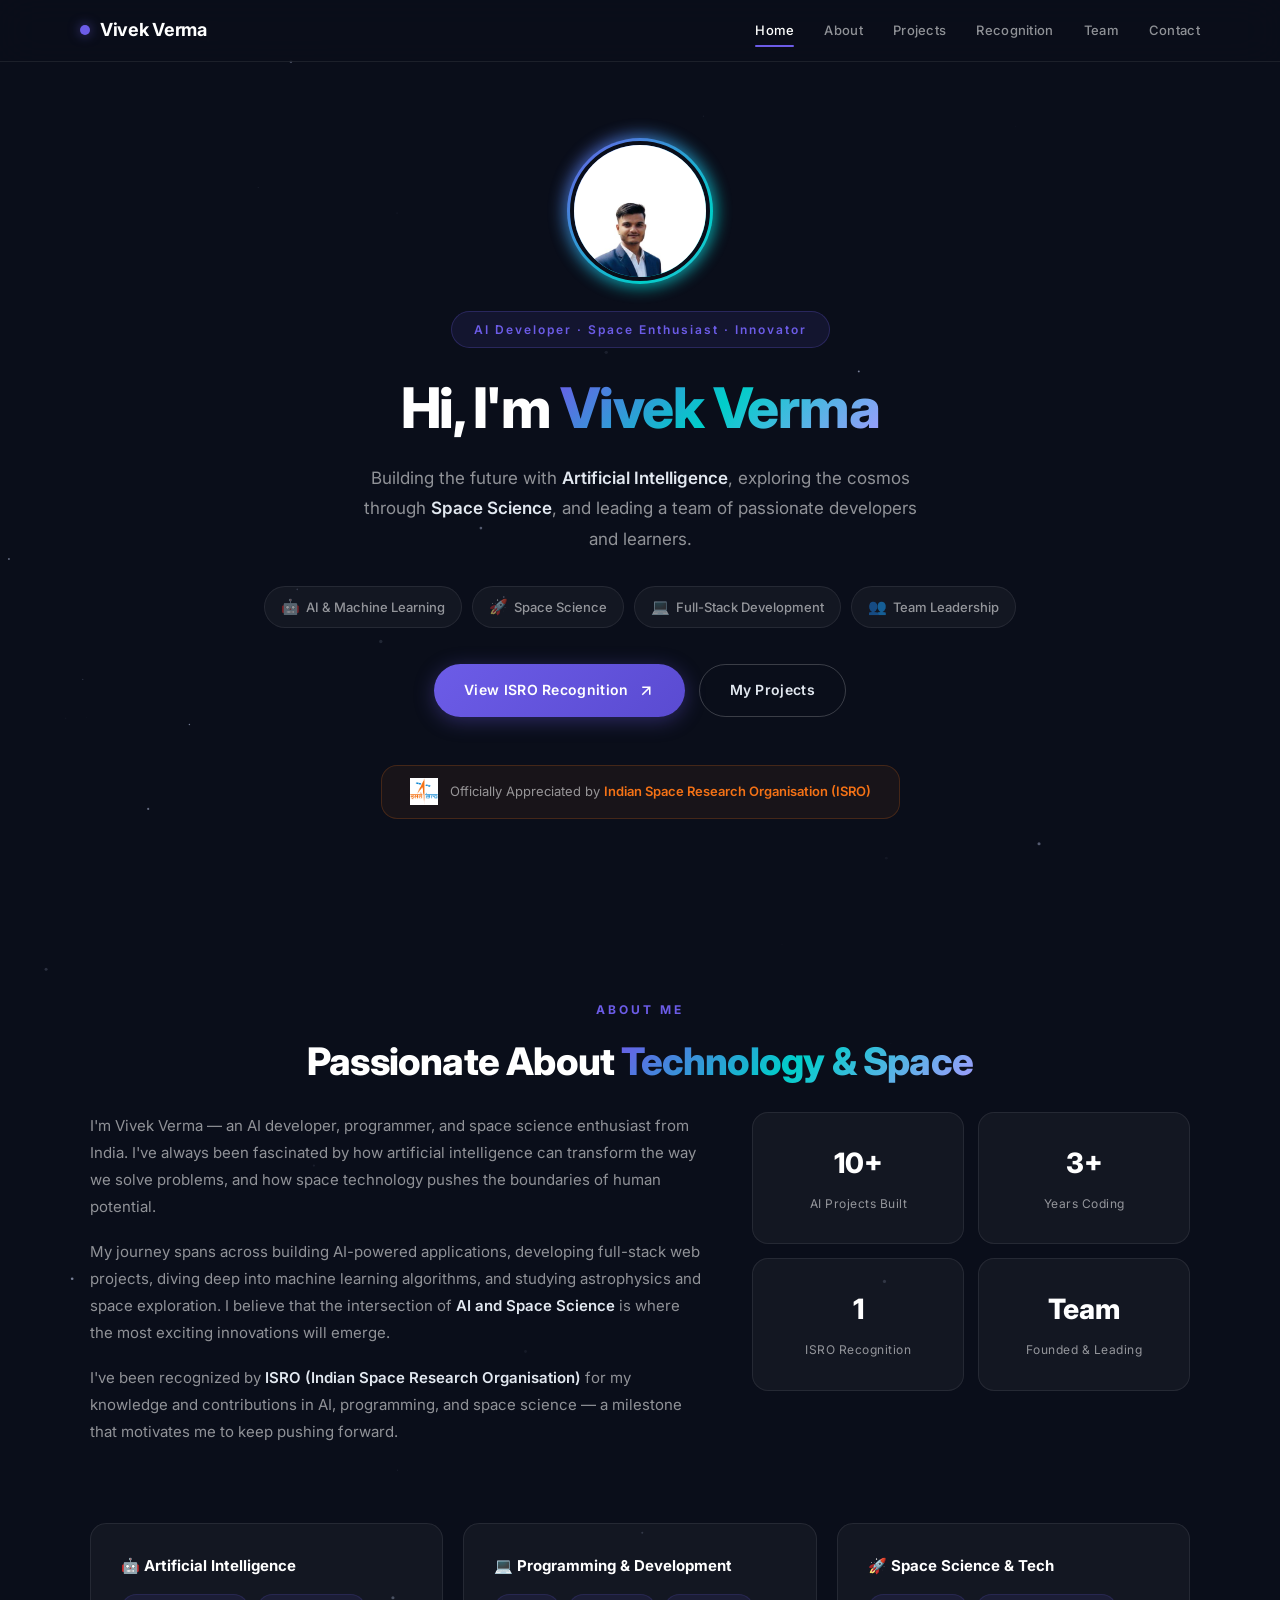
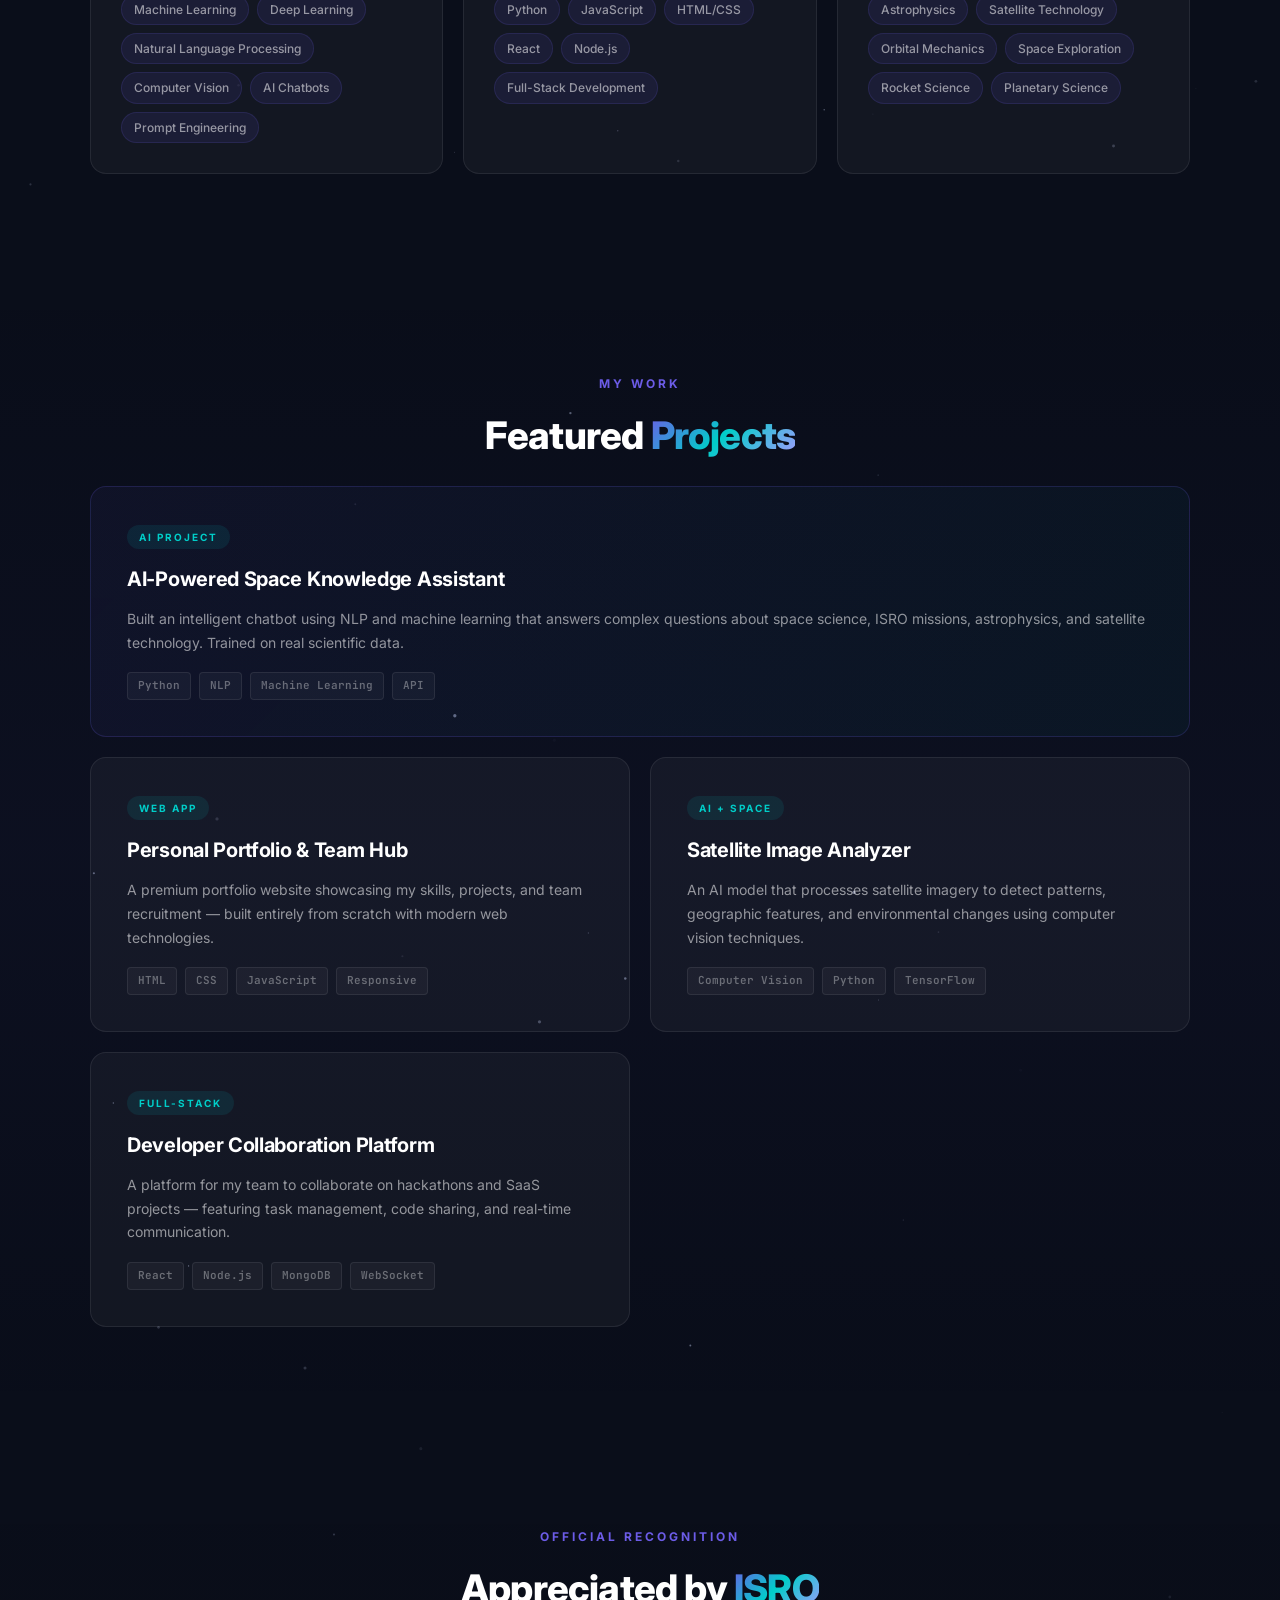
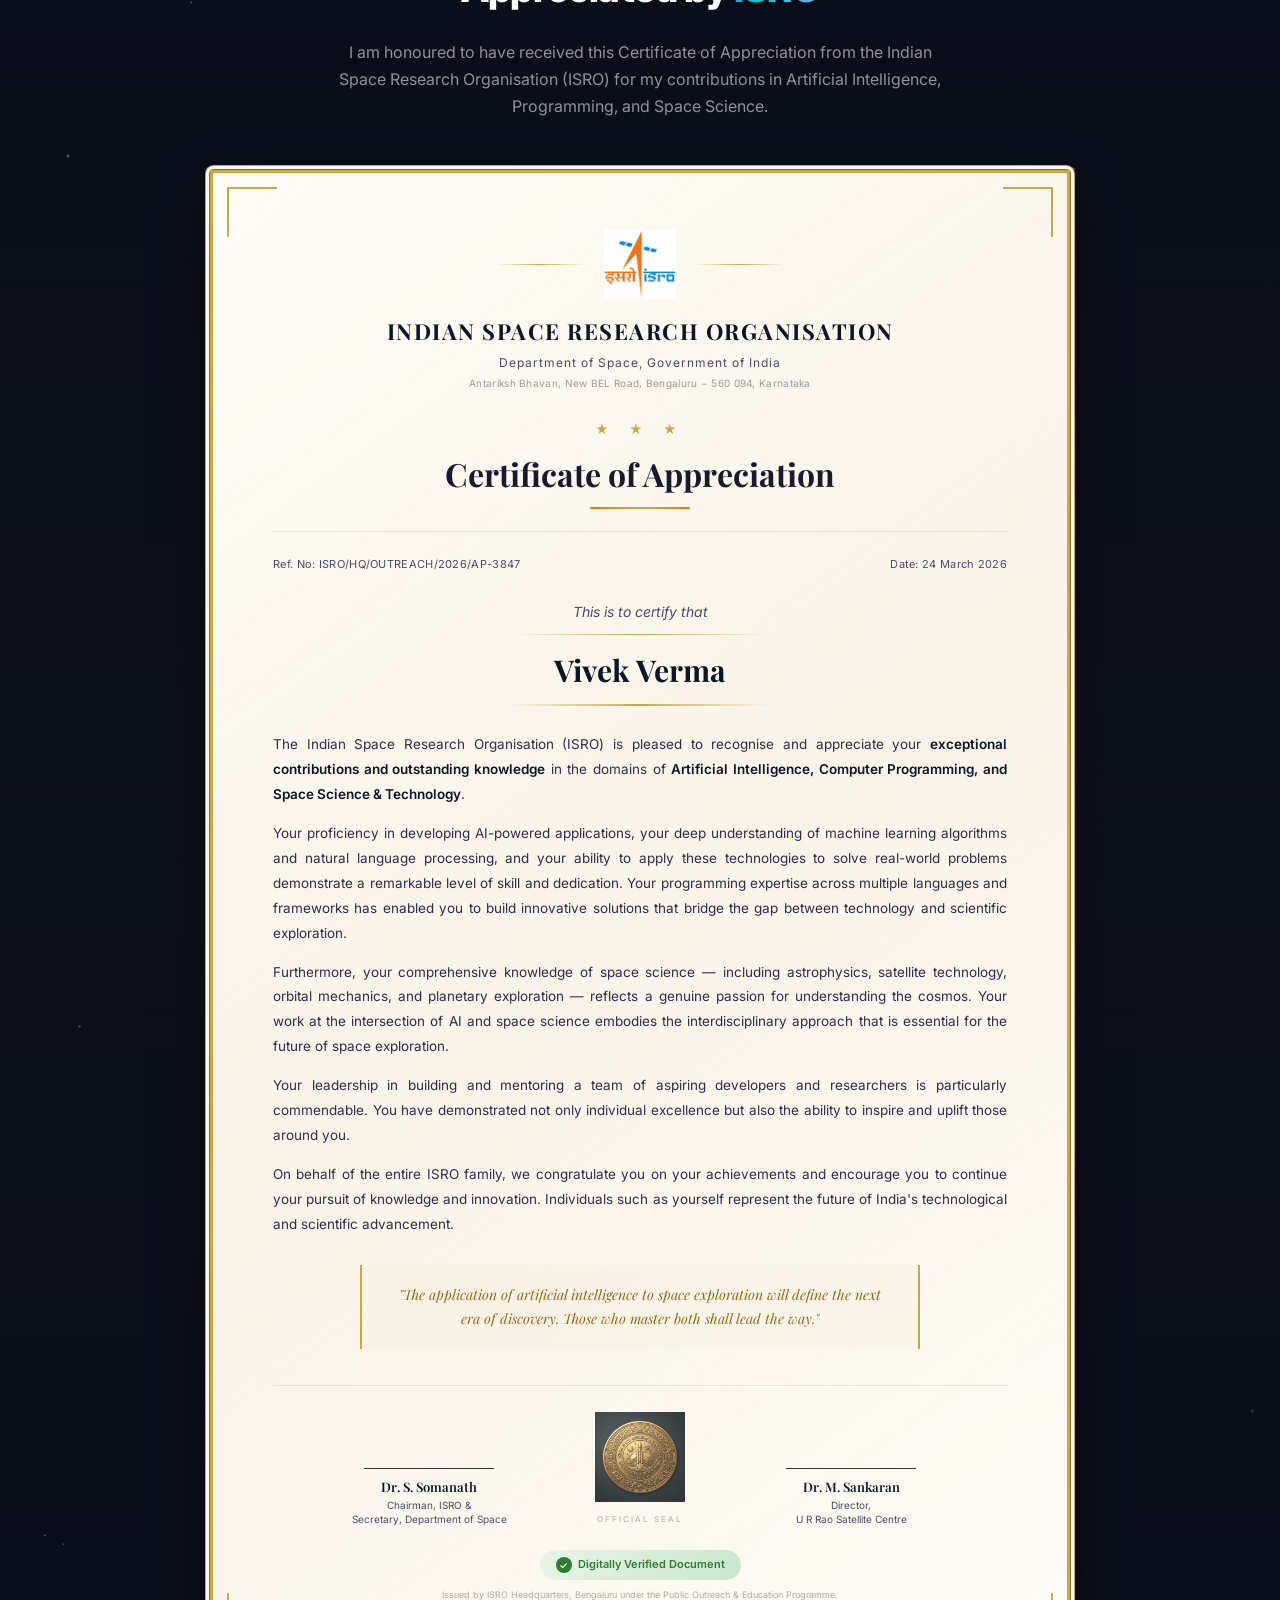
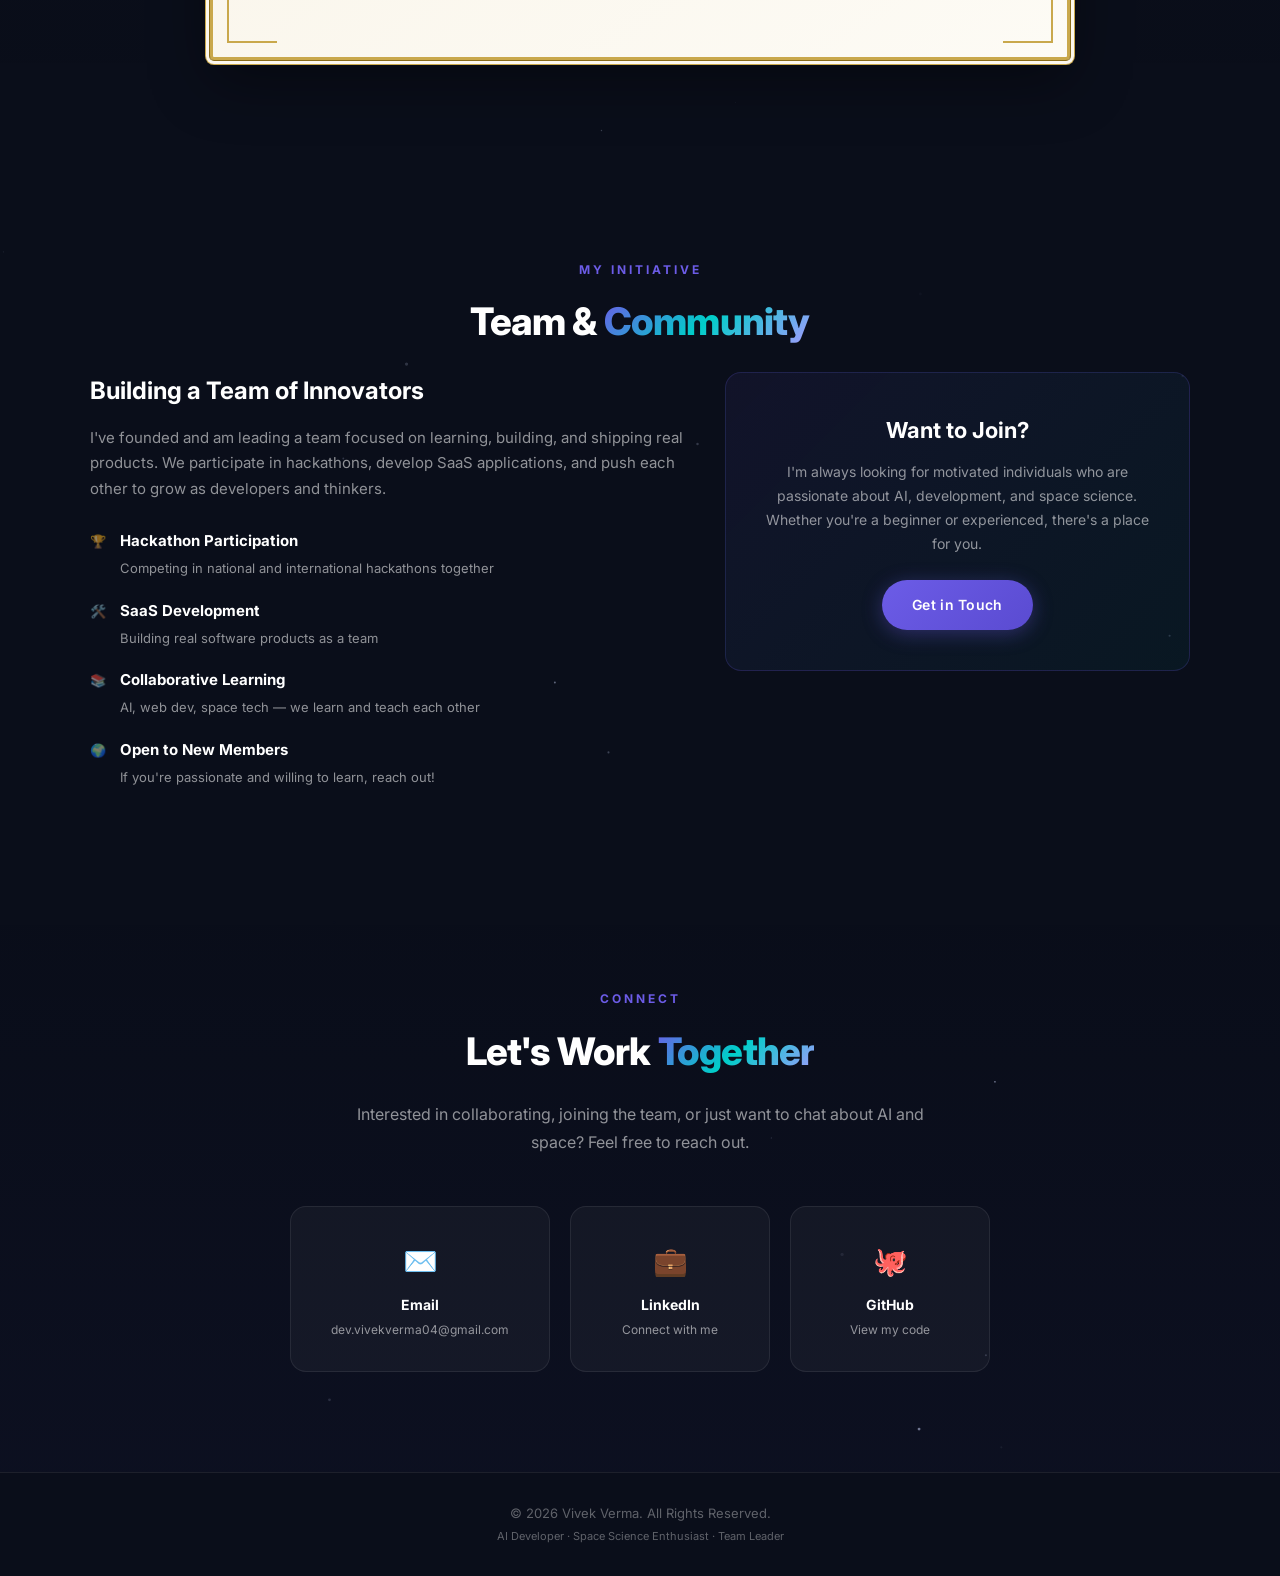
<file: index.html>
<!DOCTYPE html>
<html lang="en">

<head>
    <meta charset="UTF-8">
    <meta name="viewport" content="width=device-width, initial-scale=1.0">
    <title>Vivek Verma — AI Developer, Space Science Enthusiast & Innovator</title>
    <meta name="description"
        content="Portfolio of Vivek Verma — AI developer, space science enthusiast, and team leader. Appreciated by ISRO for contributions to AI, programming, and space science.">
    <link rel="icon" type="image/png" href="assets/download.png">
    <link
        href="https://fonts.googleapis.com/css2?family=Inter:wght@300;400;500;600;700;800;900&family=Playfair+Display:wght@400;600;700;800&family=JetBrains+Mono:wght@400;500&display=swap"
        rel="stylesheet">
    <link rel="stylesheet" href="styles.css">
</head>

<body>
    <!-- Ambient Background -->
    <canvas id="particles"></canvas>

    <!-- Navigation -->
    <nav class="navbar" id="navbar">
        <div class="nav-inner">
            <a href="#" class="nav-brand">
                <span class="brand-dot"></span>
                <span class="brand-name">Vivek Verma</span>
            </a>
            <div class="nav-links">
                <a href="#home" class="nav-link active">Home</a>
                <a href="#about" class="nav-link">About</a>
                <a href="#projects" class="nav-link">Projects</a>
                <a href="#recognition" class="nav-link">Recognition</a>
                <a href="#team" class="nav-link">Team</a>
                <a href="#contact" class="nav-link">Contact</a>
            </div>
            <button class="nav-toggle" id="navToggle" aria-label="Menu">
                <span></span><span></span><span></span>
            </button>
        </div>
    </nav>

    <!-- ========== HERO ========== -->
    <section class="hero" id="home">
        <div class="hero-content">
            <div class="hero-profile-wrapper">
                <div class="profile-glow"></div>
                <img src="assets/profile.jpg" alt="Vivek Verma" class="hero-profile-img">
            </div>
            <div class="hero-badge">AI Developer · Space Enthusiast · Innovator</div>
            <h1 class="hero-title">
                Hi, I'm <span class="gradient-text">Vivek Verma</span>
            </h1>
            <p class="hero-subtitle">
                Building the future with <strong>Artificial Intelligence</strong>, exploring the cosmos through
                <strong>Space Science</strong>, and leading a team of passionate developers and learners.
            </p>
            <div class="hero-highlights">
                <div class="highlight-chip">
                    <span class="chip-icon">🤖</span> AI & Machine Learning
                </div>
                <div class="highlight-chip">
                    <span class="chip-icon">🚀</span> Space Science
                </div>
                <div class="highlight-chip">
                    <span class="chip-icon">💻</span> Full-Stack Development
                </div>
                <div class="highlight-chip">
                    <span class="chip-icon">👥</span> Team Leadership
                </div>
            </div>
            <div class="hero-actions">
                <a href="#recognition" class="btn btn-primary">
                    View ISRO Recognition
                    <svg xmlns="http://www.w3.org/2000/svg" width="18" height="18" viewBox="0 0 24 24" fill="none"
                        stroke="currentColor" stroke-width="2">
                        <path d="M7 17l9.2-9.2M17 17V7H7" />
                    </svg>
                </a>
                <a href="#projects" class="btn btn-outline">My Projects</a>
            </div>
            <div class="hero-recognition-strip">
                <img src="assets/download.png" alt="ISRO" class="strip-logo">
                <span>Officially Appreciated by <strong>Indian Space Research Organisation (ISRO)</strong></span>
            </div>
        </div>
    </section>

    <!-- ========== ABOUT ========== -->
    <section class="section about-section" id="about">
        <div class="container">
            <div class="section-label">About Me</div>
            <h2 class="section-title">Passionate About <span class="gradient-text">Technology & Space</span></h2>

            <div class="about-content">
                <div class="about-text">
                    <p>
                        I'm Vivek Verma — an AI developer, programmer, and space science enthusiast from India. I've
                        always been fascinated by how artificial intelligence can transform the way we solve problems,
                        and how space technology pushes the boundaries of human potential.
                    </p>
                    <p>
                        My journey spans across building AI-powered applications, developing full-stack web projects,
                        diving deep into machine learning algorithms, and studying astrophysics and space exploration. I
                        believe that the intersection of <strong>AI and Space Science</strong> is where the most
                        exciting innovations will emerge.
                    </p>
                    <p>
                        I've been recognized by <strong>ISRO (Indian Space Research Organisation)</strong> for my
                        knowledge and contributions in AI, programming, and space science — a milestone that motivates
                        me to keep pushing forward.
                    </p>
                </div>
                <div class="about-stats">
                    <div class="stat-card">
                        <span class="stat-value">10+</span>
                        <span class="stat-label">AI Projects Built</span>
                    </div>
                    <div class="stat-card">
                        <span class="stat-value">3+</span>
                        <span class="stat-label">Years Coding</span>
                    </div>
                    <div class="stat-card">
                        <span class="stat-value">1</span>
                        <span class="stat-label">ISRO Recognition</span>
                    </div>
                    <div class="stat-card">
                        <span class="stat-value">Team</span>
                        <span class="stat-label">Founded & Leading</span>
                    </div>
                </div>
            </div>

            <div class="skills-grid">
                <div class="skill-category">
                    <h3>🤖 Artificial Intelligence</h3>
                    <div class="skill-tags">
                        <span>Machine Learning</span>
                        <span>Deep Learning</span>
                        <span>Natural Language Processing</span>
                        <span>Computer Vision</span>
                        <span>AI Chatbots</span>
                        <span>Prompt Engineering</span>
                    </div>
                </div>
                <div class="skill-category">
                    <h3>💻 Programming & Development</h3>
                    <div class="skill-tags">
                        <span>Python</span>
                        <span>JavaScript</span>
                        <span>HTML/CSS</span>
                        <span>React</span>
                        <span>Node.js</span>
                        <span>Full-Stack Development</span>
                    </div>
                </div>
                <div class="skill-category">
                    <h3>🚀 Space Science & Tech</h3>
                    <div class="skill-tags">
                        <span>Astrophysics</span>
                        <span>Satellite Technology</span>
                        <span>Orbital Mechanics</span>
                        <span>Space Exploration</span>
                        <span>Rocket Science</span>
                        <span>Planetary Science</span>
                    </div>
                </div>
            </div>
        </div>
    </section>

    <!-- ========== PROJECTS ========== -->
    <section class="section projects-section" id="projects">
        <div class="container">
            <div class="section-label">My Work</div>
            <h2 class="section-title">Featured <span class="gradient-text">Projects</span></h2>

            <div class="projects-grid">
                <div class="project-card featured">
                    <div class="project-tag">AI PROJECT</div>
                    <h3>AI-Powered Space Knowledge Assistant</h3>
                    <p>Built an intelligent chatbot using NLP and machine learning that answers complex questions about
                        space science, ISRO missions, astrophysics, and satellite technology. Trained on real scientific
                        data.</p>
                    <div class="project-tech">
                        <span>Python</span><span>NLP</span><span>Machine Learning</span><span>API</span>
                    </div>
                </div>
                <div class="project-card">
                    <div class="project-tag">WEB APP</div>
                    <h3>Personal Portfolio & Team Hub</h3>
                    <p>A premium portfolio website showcasing my skills, projects, and team recruitment — built entirely
                        from scratch with modern web technologies.</p>
                    <div class="project-tech">
                        <span>HTML</span><span>CSS</span><span>JavaScript</span><span>Responsive</span>
                    </div>
                </div>
                <div class="project-card">
                    <div class="project-tag">AI + SPACE</div>
                    <h3>Satellite Image Analyzer</h3>
                    <p>An AI model that processes satellite imagery to detect patterns, geographic features, and
                        environmental changes using computer vision techniques.</p>
                    <div class="project-tech">
                        <span>Computer Vision</span><span>Python</span><span>TensorFlow</span>
                    </div>
                </div>
                <div class="project-card">
                    <div class="project-tag">FULL-STACK</div>
                    <h3>Developer Collaboration Platform</h3>
                    <p>A platform for my team to collaborate on hackathons and SaaS projects — featuring task
                        management, code sharing, and real-time communication.</p>
                    <div class="project-tech">
                        <span>React</span><span>Node.js</span><span>MongoDB</span><span>WebSocket</span>
                    </div>
                </div>
            </div>
        </div>
    </section>

    <!-- ========== ISRO RECOGNITION (CERTIFICATE) ========== -->
    <section class="section recognition-section" id="recognition">
        <div class="container">
            <div class="section-label">Official Recognition</div>
            <h2 class="section-title">Appreciated by <span class="gradient-text">ISRO</span></h2>
            <p class="section-desc">I am honoured to have received this Certificate of Appreciation from the Indian
                Space Research Organisation (ISRO) for my contributions in Artificial Intelligence, Programming, and
                Space Science.</p>

            <div class="certificate-wrapper">
                <div class="certificate">
                    <!-- Corner ornaments -->
                    <div class="corner corner-tl"></div>
                    <div class="corner corner-tr"></div>
                    <div class="corner corner-bl"></div>
                    <div class="corner corner-br"></div>

                    <!-- Header -->
                    <div class="cert-header">
                        <div class="cert-logo-row">
                            <div class="cert-line"></div>
                            <img src="assets/download.png" alt="ISRO Logo" class="cert-logo">
                            <div class="cert-line"></div>
                        </div>
                        <h2 class="cert-org">Indian Space Research Organisation</h2>
                        <p class="cert-dept">Department of Space, Government of India</p>
                        <p class="cert-addr">Antariksh Bhavan, New BEL Road, Bengaluru − 560 094, Karnataka</p>
                    </div>

                    <!-- Title -->
                    <div class="cert-title-block">
                        <div class="cert-stars">★ ★ ★</div>
                        <h1 class="cert-title">Certificate of Appreciation</h1>
                        <div class="cert-title-line"></div>
                    </div>

                    <div class="cert-meta">
                        <span>Ref. No: ISRO/HQ/OUTREACH/2026/AP-3847</span>
                        <span>Date: 24 March 2026</span>
                    </div>

                    <!-- Body -->
                    <div class="cert-body">
                        <p class="cert-intro">This is to certify that</p>
                        <div class="cert-name-box">
                            <p class="cert-name">Vivek Verma</p>
                        </div>

                        <div class="cert-text">
                            <p>
                                The Indian Space Research Organisation (ISRO) is pleased to recognise and appreciate
                                your <strong>exceptional contributions and outstanding knowledge</strong> in the domains
                                of <strong>Artificial Intelligence, Computer Programming, and Space Science &
                                    Technology</strong>.
                            </p>
                            <p>
                                Your proficiency in developing AI-powered applications, your deep understanding of
                                machine learning algorithms and natural language processing, and your ability to apply
                                these technologies to solve real-world problems demonstrate a remarkable level of skill
                                and dedication. Your programming expertise across multiple languages and frameworks has
                                enabled you to build innovative solutions that bridge the gap between technology and
                                scientific exploration.
                            </p>
                            <p>
                                Furthermore, your comprehensive knowledge of space science — including astrophysics,
                                satellite technology, orbital mechanics, and planetary exploration — reflects a genuine
                                passion for understanding the cosmos. Your work at the intersection of AI and space
                                science embodies the interdisciplinary approach that is essential for the future of
                                space exploration.
                            </p>
                            <p>
                                Your leadership in building and mentoring a team of aspiring developers and researchers
                                is particularly commendable. You have demonstrated not only individual excellence but
                                also the ability to inspire and uplift those around you.
                            </p>
                            <p>
                                On behalf of the entire ISRO family, we congratulate you on your achievements and
                                encourage you to continue your pursuit of knowledge and innovation. Individuals such as
                                yourself represent the future of India's technological and scientific advancement.
                            </p>
                        </div>

                        <div class="cert-quote">
                            <blockquote>"The application of artificial intelligence to space exploration will define the
                                next era of discovery. Those who master both shall lead the way."</blockquote>
                        </div>
                    </div>

                    <!-- Signatures -->
                    <div class="cert-footer">
                        <div class="cert-signatures">
                            <div class="cert-sig">
                                <div class="sig-line"></div>
                                <p class="sig-name">Dr. S. Somanath</p>
                                <p class="sig-role">Chairman, ISRO &</p>
                                <p class="sig-role">Secretary, Department of Space</p>
                            </div>
                            <div class="cert-seal-box">
                                <img src="assets/isro-seal.png" alt="ISRO Official Seal" class="cert-seal">
                                <span class="seal-text">Official Seal</span>
                            </div>
                            <div class="cert-sig">
                                <div class="sig-line"></div>
                                <p class="sig-name">Dr. M. Sankaran</p>
                                <p class="sig-role">Director,</p>
                                <p class="sig-role">U R Rao Satellite Centre</p>
                            </div>
                        </div>
                        <div class="cert-verify">
                            <div class="verify-badge">
                                <span class="verify-check">✓</span>
                                Digitally Verified Document
                            </div>
                            <p class="cert-note">Issued by ISRO Headquarters, Bengaluru under the Public Outreach &
                                Education Programme.</p>
                        </div>
                    </div>
                </div>
            </div>
        </div>
    </section>

    <!-- ========== TEAM ========== -->
    <section class="section team-section" id="team">
        <div class="container">
            <div class="section-label">My Initiative</div>
            <h2 class="section-title">Team & <span class="gradient-text">Community</span></h2>

            <div class="team-content">
                <div class="team-info">
                    <h3>Building a Team of Innovators</h3>
                    <p>
                        I've founded and am leading a team focused on learning, building, and shipping real products. We
                        participate in hackathons, develop SaaS applications, and push each other to grow as developers
                        and thinkers.
                    </p>
                    <ul class="team-highlights">
                        <li>
                            <span class="li-icon">🏆</span>
                            <div>
                                <strong>Hackathon Participation</strong>
                                <span>Competing in national and international hackathons together</span>
                            </div>
                        </li>
                        <li>
                            <span class="li-icon">🛠️</span>
                            <div>
                                <strong>SaaS Development</strong>
                                <span>Building real software products as a team</span>
                            </div>
                        </li>
                        <li>
                            <span class="li-icon">📚</span>
                            <div>
                                <strong>Collaborative Learning</strong>
                                <span>AI, web dev, space tech — we learn and teach each other</span>
                            </div>
                        </li>
                        <li>
                            <span class="li-icon">🌍</span>
                            <div>
                                <strong>Open to New Members</strong>
                                <span>If you're passionate and willing to learn, reach out!</span>
                            </div>
                        </li>
                    </ul>
                </div>
                <div class="team-cta-card">
                    <h3>Want to Join?</h3>
                    <p>I'm always looking for motivated individuals who are passionate about AI, development, and space
                        science. Whether you're a beginner or experienced, there's a place for you.</p>
                    <a href="#contact" class="btn btn-primary">Get in Touch</a>
                </div>
            </div>
        </div>
    </section>

    <!-- ========== CONTACT ========== -->
    <section class="section contact-section" id="contact">
        <div class="container">
            <div class="section-label">Connect</div>
            <h2 class="section-title">Let's Work <span class="gradient-text">Together</span></h2>
            <p class="section-desc">Interested in collaborating, joining the team, or just want to chat about AI and
                space? Feel free to reach out.</p>

            <div class="contact-cards">
                <a href="mailto:vivek@example.com" class="contact-card">
                    <span class="contact-icon">✉️</span>
                    <span class="contact-label">Email</span>
                    <span class="contact-value">dev.vivekverma04@gmail.com</span>
                </a>
                <a href="#" class="contact-card">
                    <span class="contact-icon">💼</span>
                    <span class="contact-label">LinkedIn</span>
                    <span class="contact-value">Connect with me</span>
                </a>
                <a href="#" class="contact-card">
                    <span class="contact-icon">🐙</span>
                    <span class="contact-label">GitHub</span>
                    <span class="contact-value">View my code</span>
                </a>
            </div>
        </div>
    </section>

    <!-- Footer -->
    <footer class="site-footer">
        <div class="footer-inner">
            <p>© 2026 Vivek Verma. All Rights Reserved.</p>
            <p class="footer-sub">AI Developer · Space Science Enthusiast · Team Leader</p>
        </div>
    </footer>

    <script src="script.js"></script>
</body>

</html>
</file>
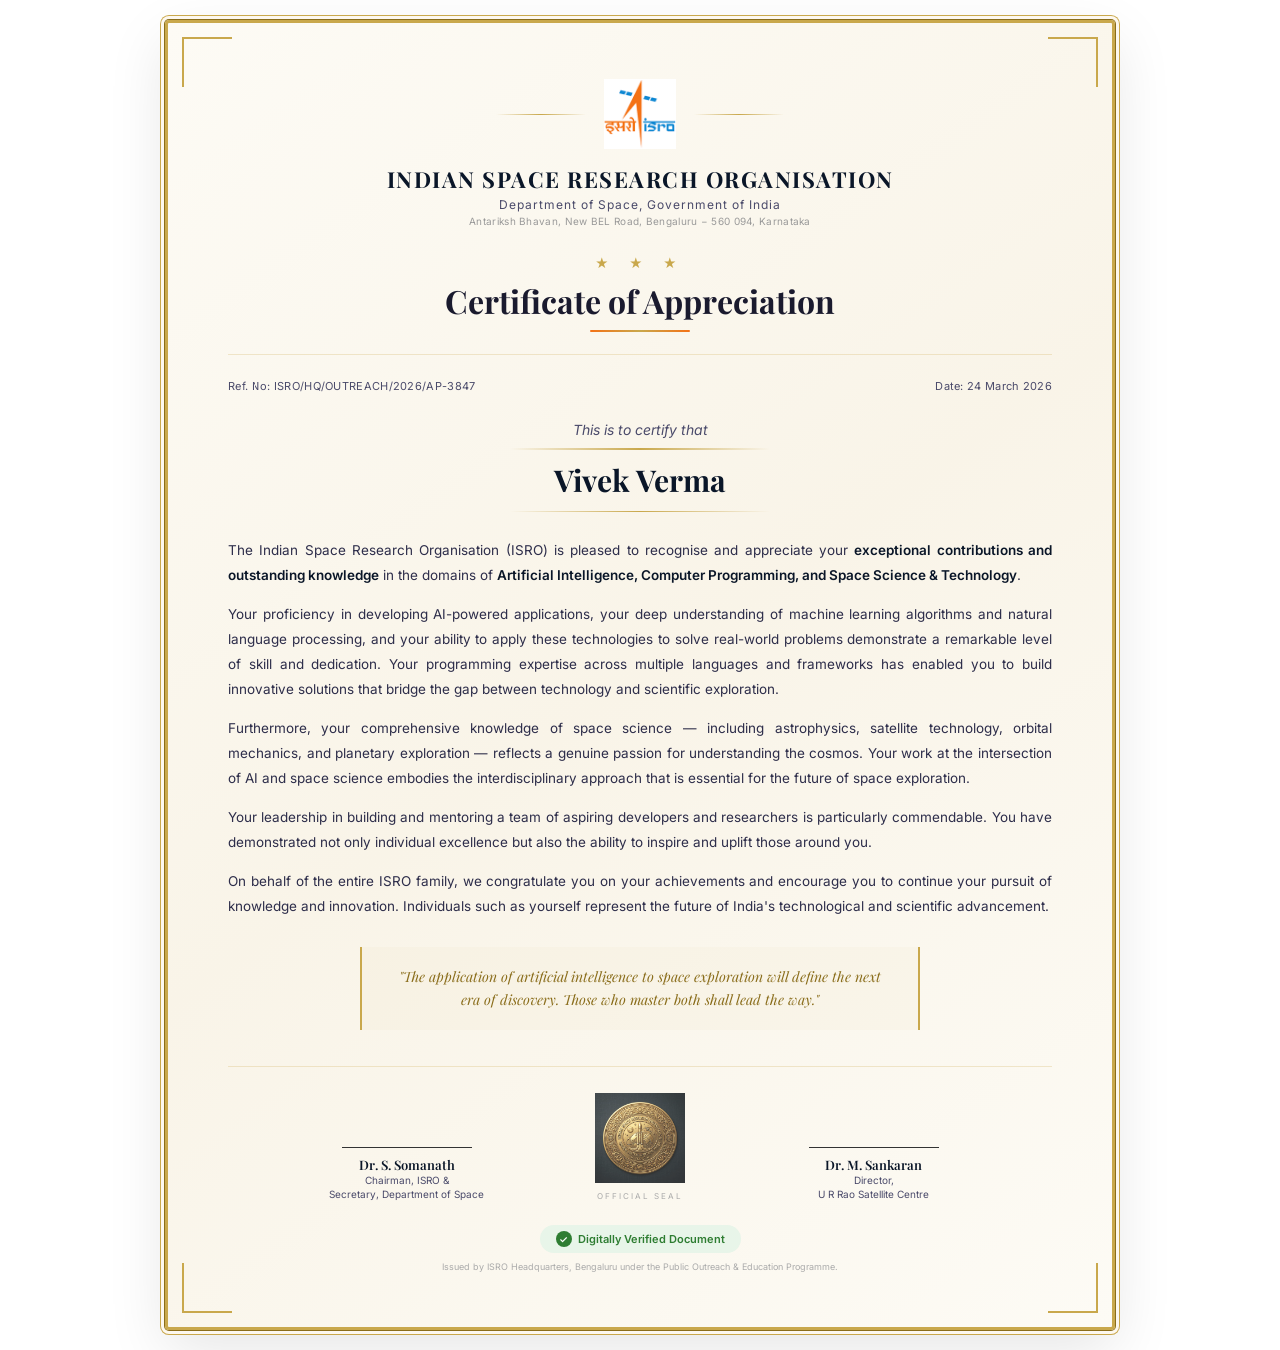
<file: Printable_ISRO_Certificate.html>
<!DOCTYPE html>
<html lang="en">
<head>
    <meta charset="UTF-8">
    <title>Certificate of Appreciation</title>
    <link href="https://fonts.googleapis.com/css2?family=Inter:wght@300;400;500;600;700;800;900&family=Playfair+Display:wght@400;600;700;800&family=JetBrains+Mono:wght@400;500&display=swap" rel="stylesheet">
    <style>
        *, *::before, *::after {
            margin: 0;
            padding: 0;
            box-sizing: border-box;
        }
        body {
            font-family: 'Inter', sans-serif;
            background: #ffffff;
            display: flex;
            align-items: center;
            justify-content: center;
            min-height: 100vh;
            padding: 20px;
        }
        
        :root {
            --gold: #c9a84c;
            --gold-light: #e8d48b;
            --gold-dark: #8a6d1b;
            --cert-bg: #fdfbf5;
            --cert-text: #1a1a2e;
            --cert-muted: #4a4a6a;
            --accent-warm: #F47216;
        }

        .certificate-wrapper {
            width: 100%;
            max-width: 950px;
            margin: 0 auto;
        }

        .certificate {
            position: relative;
            background: linear-gradient(145deg, #fdfbf5, #f9f4e8, #fdfbf5);
            border: 3px solid var(--gold);
            border-radius: 4px;
            padding: 55px 60px;
            box-shadow:
                0 0 0 1px var(--gold-dark),
                0 0 0 4px #fdf8ef,
                0 0 0 5px var(--gold),
                0 20px 60px rgba(0, 0, 0, 0.1);
            color: var(--cert-text);
        }

        /* Corners */
        .corner {
            position: absolute;
            width: 50px; height: 50px;
            border-color: var(--gold);
            border-style: solid;
            border-width: 0;
        }
        .corner-tl { top: 14px; left: 14px; border-top-width: 2px; border-left-width: 2px; }
        .corner-tr { top: 14px; right: 14px; border-top-width: 2px; border-right-width: 2px; }
        .corner-bl { bottom: 14px; left: 14px; border-bottom-width: 2px; border-left-width: 2px; }
        .corner-br { bottom: 14px; right: 14px; border-bottom-width: 2px; border-right-width: 2px; }

        /* Cert Header */
        .cert-header { text-align: center; margin-bottom: 28px; }

        .cert-logo-row {
            display: flex;
            align-items: center;
            justify-content: center;
            gap: 18px;
            margin-bottom: 14px;
        }

        .cert-line {
            width: 90px; height: 1px;
            background: linear-gradient(90deg, transparent, var(--gold), transparent);
        }

        .cert-logo {
            width: 72px; height: 72px;
            object-fit: contain;
        }

        .cert-org {
            font-family: 'Playfair Display', serif;
            font-size: 22px;
            font-weight: 700;
            color: #0a1628;
            letter-spacing: 1.5px;
            text-transform: uppercase;
        }

        .cert-dept {
            font-size: 12px;
            color: var(--cert-muted);
            letter-spacing: 1px;
            margin-top: 3px;
        }

        .cert-addr {
            font-size: 10px;
            color: #999;
            margin-top: 3px;
            letter-spacing: 0.3px;
        }

        /* Cert Title */
        .cert-title-block {
            text-align: center;
            margin-bottom: 24px;
            padding-bottom: 22px;
            border-bottom: 1px solid rgba(201, 168, 76, 0.25);
        }

        .cert-stars {
            color: var(--gold);
            font-size: 13px;
            letter-spacing: 8px;
            margin-bottom: 8px;
        }

        .cert-title {
            font-family: 'Playfair Display', serif;
            font-size: 32px;
            font-weight: 700;
            color: #1a1a2e;
            margin-bottom: 8px;
        }

        .cert-title-line {
            width: 100px; height: 2px;
            background: linear-gradient(90deg, var(--accent-warm), var(--gold), var(--accent-warm));
            margin: 0 auto;
            border-radius: 2px;
        }

        .cert-meta {
            display: flex;
            justify-content: space-between;
            margin-bottom: 28px;
        }

        .cert-meta span {
            font-size: 11px;
            color: var(--cert-muted);
            letter-spacing: 0.3px;
        }

        /* Cert Body */
        .cert-intro {
            text-align: center;
            font-size: 14px;
            color: var(--cert-muted);
            font-style: italic;
            margin-bottom: 10px;
        }

        .cert-name-box {
            text-align: center;
            padding: 12px;
            margin-bottom: 26px;
            position: relative;
        }

        .cert-name-box::before, .cert-name-box::after {
            content: '';
            position: absolute;
            left: 50%; transform: translateX(-50%);
            width: 260px; height: 1.5px;
            background: linear-gradient(90deg, transparent, var(--gold), transparent);
        }

        .cert-name-box::before { top: 0; }
        .cert-name-box::after { bottom: 0; }

        .cert-name {
            font-family: 'Playfair Display', serif;
            font-size: 30px;
            font-weight: 700;
            color: #0a1628;
        }

        .cert-text { text-align: justify; }

        .cert-text p {
            font-size: 13.5px;
            color: #2d2d4a;
            margin-bottom: 14px;
            line-height: 1.85;
        }

        .cert-text strong { color: #0a1628; font-weight: 600; }

        .cert-quote {
            text-align: center;
            margin: 28px 0;
        }

        .cert-quote blockquote {
            font-family: 'Playfair Display', serif;
            font-size: 14px;
            font-style: italic;
            color: var(--gold-dark);
            padding: 18px 36px;
            border-left: 2px solid var(--gold);
            border-right: 2px solid var(--gold);
            background: rgba(201, 168, 76, 0.04);
            display: inline-block;
            max-width: 560px;
            line-height: 1.7;
        }

        /* Cert Footer */
        .cert-footer {
            margin-top: 36px;
            padding-top: 26px;
            border-top: 1px solid rgba(201, 168, 76, 0.25);
            page-break-inside: avoid;
        }

        .cert-signatures {
            display: flex;
            justify-content: space-between;
            align-items: flex-end;
            margin-bottom: 24px;
        }

        .cert-sig { text-align: center; flex: 1; }

        .sig-line {
            width: 130px; height: 1px;
            background: #333;
            margin: 0 auto 8px;
        }

        .sig-name {
            font-family: 'Playfair Display', serif;
            font-size: 13px;
            font-weight: 600;
            color: #0a1628;
        }

        .sig-role {
            font-size: 10px;
            color: var(--cert-muted);
            line-height: 1.4;
        }

        .cert-seal-box {
            flex: 0 0 110px;
            text-align: center;
        }

        .cert-seal {
            width: 90px; height: 90px;
            object-fit: contain;
            opacity: 0.8;
        }

        .seal-text {
            display: block;
            font-size: 8px;
            color: #aaa;
            text-transform: uppercase;
            letter-spacing: 2px;
            margin-top: 4px;
        }

        .cert-verify { text-align: center; }

        .verify-badge {
            display: inline-flex;
            align-items: center;
            gap: 6px;
            padding: 6px 16px;
            background: #e8f5e9;
            border-radius: 16px;
            font-size: 11px;
            font-weight: 600;
            color: #2e7d32;
            margin-bottom: 8px;
        }

        .verify-check {
            width: 16px; height: 16px;
            background: #2e7d32;
            color: white;
            border-radius: 50%;
            display: inline-flex;
            align-items: center;
            justify-content: center;
            font-size: 10px;
        }

        .cert-note {
            font-size: 9px;
            color: #aaa;
        }
        
        @page {
            size: A4 landscape;
            margin: 0 !important;
        }
        @media print {
            * {
                page-break-after: avoid !important;
                page-break-before: avoid !important;
                page-break-inside: avoid !important;
                -webkit-print-color-adjust: exact !important;
                print-color-adjust: exact !important;
            }
            html, body {
                width: 100vw !important;
                height: 100vh !important;
                margin: 0 !important;
                padding: 0 !important;
                overflow: hidden !important;
                background: white !important;
            }
            .certificate-wrapper {
                position: fixed !important;
                top: 0 !important;
                left: 0 !important;
                width: 100vw !important;
                height: 100vh !important;
                display: flex !important;
                align-items: center !important;
                justify-content: center !important;
                margin: 0 !important;
                padding: 0 !important;
            }
            .certificate { 
                box-shadow: none !important; 
                padding: 30px 40px !important; 
                margin: 0 !important; 
                border: 3px solid var(--gold-dark) !important; 
                transform: scale(0.65) !important;
                transform-origin: center center !important;
            }
        }
    </style>
</head>
<body>
    <div class="certificate-wrapper">
        <div class="certificate">
            <!-- Corner ornaments -->
            <div class="corner corner-tl"></div>
            <div class="corner corner-tr"></div>
            <div class="corner corner-bl"></div>
            <div class="corner corner-br"></div>

            <!-- Header -->
            <div class="cert-header">
                <div class="cert-logo-row">
                    <div class="cert-line"></div>
                    <img src="assets/download.png" alt="ISRO Logo" class="cert-logo">
                    <div class="cert-line"></div>
                </div>
                <h2 class="cert-org">Indian Space Research Organisation</h2>
                <p class="cert-dept">Department of Space, Government of India</p>
                <p class="cert-addr">Antariksh Bhavan, New BEL Road, Bengaluru − 560 094, Karnataka</p>
            </div>

            <!-- Title -->
            <div class="cert-title-block">
                <div class="cert-stars">★ ★ ★</div>
                <h1 class="cert-title">Certificate of Appreciation</h1>
                <div class="cert-title-line"></div>
            </div>

            <div class="cert-meta">
                <span>Ref. No: ISRO/HQ/OUTREACH/2026/AP-3847</span>
                <span>Date: 24 March 2026</span>
            </div>

            <!-- Body -->
            <div class="cert-body">
                <p class="cert-intro">This is to certify that</p>
                <div class="cert-name-box">
                    <p class="cert-name">Vivek Verma</p>
                </div>

                <div class="cert-text">
                    <p>
                        The Indian Space Research Organisation (ISRO) is pleased to recognise and appreciate
                        your <strong>exceptional contributions and outstanding knowledge</strong> in the domains
                        of <strong>Artificial Intelligence, Computer Programming, and Space Science &
                            Technology</strong>.
                    </p>
                    <p>
                        Your proficiency in developing AI-powered applications, your deep understanding of
                        machine learning algorithms and natural language processing, and your ability to apply
                        these technologies to solve real-world problems demonstrate a remarkable level of skill
                        and dedication. Your programming expertise across multiple languages and frameworks has
                        enabled you to build innovative solutions that bridge the gap between technology and
                        scientific exploration.
                    </p>
                    <p>
                        Furthermore, your comprehensive knowledge of space science — including astrophysics,
                        satellite technology, orbital mechanics, and planetary exploration — reflects a genuine
                        passion for understanding the cosmos. Your work at the intersection of AI and space
                        science embodies the interdisciplinary approach that is essential for the future of
                        space exploration.
                    </p>
                    <p>
                        Your leadership in building and mentoring a team of aspiring developers and researchers
                        is particularly commendable. You have demonstrated not only individual excellence but
                        also the ability to inspire and uplift those around you.
                    </p>
                    <p>
                        On behalf of the entire ISRO family, we congratulate you on your achievements and
                        encourage you to continue your pursuit of knowledge and innovation. Individuals such as
                        yourself represent the future of India's technological and scientific advancement.
                    </p>
                </div>

                <div class="cert-quote">
                    <blockquote>"The application of artificial intelligence to space exploration will define the
                        next era of discovery. Those who master both shall lead the way."</blockquote>
                </div>
            </div>

            <!-- Signatures -->
            <div class="cert-footer">
                <div class="cert-signatures">
                    <div class="cert-sig">
                        <div class="sig-line"></div>
                        <p class="sig-name">Dr. S. Somanath</p>
                        <p class="sig-role">Chairman, ISRO &</p>
                        <p class="sig-role">Secretary, Department of Space</p>
                    </div>
                    <div class="cert-seal-box">
                        <img src="assets/isro-seal.png" alt="ISRO Official Seal" class="cert-seal">
                        <span class="seal-text">Official Seal</span>
                    </div>
                    <div class="cert-sig">
                        <div class="sig-line"></div>
                        <p class="sig-name">Dr. M. Sankaran</p>
                        <p class="sig-role">Director,</p>
                        <p class="sig-role">U R Rao Satellite Centre</p>
                    </div>
                </div>
                <div class="cert-verify">
                    <div class="verify-badge">
                        <span class="verify-check">✓</span>
                        Digitally Verified Document
                    </div>
                    <p class="cert-note">Issued by ISRO Headquarters, Bengaluru under the Public Outreach &
                        Education Programme.</p>
                </div>
            </div>
        </div>
    </div>
</body>
</html>
</file>
<file: styles.css>
/* ========================================
   Vivek Verma — Personal Portfolio
   ======================================== */

*, *::before, *::after {
    margin: 0;
    padding: 0;
    box-sizing: border-box;
}

:root {
    --primary: #6c5ce7;
    --primary-dark: #5a4bd1;
    --accent: #00cec9;
    --accent-warm: #F47216;
    --bg-dark: #0a0e1a;
    --bg-card: rgba(255, 255, 255, 0.04);
    --bg-card-hover: rgba(255, 255, 255, 0.08);
    --border: rgba(255, 255, 255, 0.08);
    --border-hover: rgba(108, 92, 231, 0.4);
    --text: #e2e8f0;
    --text-muted: rgba(255, 255, 255, 0.55);
    --text-dim: rgba(255, 255, 255, 0.35);
    --white: #ffffff;
    --gold: #c9a84c;
    --gold-light: #e8d48b;
    --gold-dark: #8a6d1b;
    --cert-bg: #fdfbf5;
    --cert-text: #1a1a2e;
    --cert-muted: #4a4a6a;
    --radius: 16px;
    --radius-sm: 10px;
    --radius-xs: 6px;
}

html { scroll-behavior: smooth; }

body {
    font-family: 'Inter', -apple-system, BlinkMacSystemFont, sans-serif;
    background: var(--bg-dark);
    color: var(--text);
    line-height: 1.6;
    overflow-x: hidden;
}

/* Canvas */
#particles {
    position: fixed;
    inset: 0;
    z-index: 0;
    pointer-events: none;
}

.container { max-width: 1100px; margin: 0 auto; }

/* ========================================
   NAVBAR
   ======================================== */
.navbar {
    position: fixed;
    top: 0; left: 0; right: 0;
    z-index: 1000;
    background: rgba(10, 14, 26, 0.8);
    backdrop-filter: blur(20px);
    -webkit-backdrop-filter: blur(20px);
    border-bottom: 1px solid var(--border);
    transition: all 0.4s ease;
}

.navbar.scrolled {
    background: rgba(10, 14, 26, 0.95);
    box-shadow: 0 4px 30px rgba(0, 0, 0, 0.4);
}

.nav-inner {
    max-width: 1200px;
    margin: 0 auto;
    display: flex;
    align-items: center;
    justify-content: space-between;
    padding: 14px 40px;
}

.nav-brand {
    display: flex;
    align-items: center;
    gap: 10px;
    text-decoration: none;
}

.brand-dot {
    width: 10px; height: 10px;
    background: var(--primary);
    border-radius: 50%;
    box-shadow: 0 0 12px rgba(108, 92, 231, 0.6);
}

.brand-name {
    font-size: 18px;
    font-weight: 700;
    color: var(--white);
    letter-spacing: -0.3px;
}

.nav-links {
    display: flex;
    gap: 30px;
}

.nav-link {
    font-size: 13px;
    font-weight: 500;
    color: var(--text-muted);
    text-decoration: none;
    letter-spacing: 0.3px;
    position: relative;
    padding: 6px 0;
    transition: color 0.3s ease;
}

.nav-link::after {
    content: '';
    position: absolute;
    bottom: 0; left: 0;
    width: 0; height: 2px;
    background: var(--primary);
    transition: width 0.3s ease;
    border-radius: 1px;
}

.nav-link:hover, .nav-link.active { color: var(--white); }
.nav-link:hover::after, .nav-link.active::after { width: 100%; }

.nav-toggle {
    display: none;
    flex-direction: column;
    gap: 5px;
    background: none;
    border: none;
    cursor: pointer;
    padding: 4px;
}

.nav-toggle span {
    width: 22px; height: 2px;
    background: var(--white);
    border-radius: 2px;
    transition: 0.3s;
}

/* ========================================
   HERO
   ======================================== */
.hero {
    position: relative;
    z-index: 1;
    min-height: 100vh;
    display: flex;
    align-items: center;
    justify-content: center;
    padding: 140px 40px 80px;
}

.hero-content {
    max-width: 780px;
    text-align: center;
    animation: fadeUp 1s ease-out;
}

/* Profile Picture with Cosmic Glow Pattern */
.hero-profile-wrapper {
    position: relative;
    width: 140px;
    height: 140px;
    margin: 0 auto 30px;
    border-radius: 50%;
    display: flex;
    align-items: center;
    justify-content: center;
}

.profile-glow {
    position: absolute;
    inset: -6px;
    border-radius: 50%;
    background: linear-gradient(
        135deg, 
        var(--primary), 
        var(--accent), 
        #a29bfe, 
        var(--accent-warm),
        var(--primary)
    );
    background-size: 300% 300%;
    z-index: 0;
    opacity: 0.8;
    filter: blur(8px);
    animation: cosmicSpin 8s linear infinite;
}

.hero-profile-wrapper::after {
    content: '';
    position: absolute;
    inset: -3px;
    border-radius: 50%;
    background: linear-gradient(
        135deg, 
        var(--primary), 
        var(--accent), 
        #a29bfe, 
        var(--accent-warm),
        var(--primary)
    );
    background-size: 300% 300%;
    z-index: 1;
    animation: cosmicSpin 8s linear infinite;
}

.hero-profile-img {
    width: 100%;
    height: 100%;
    object-fit: cover;
    border-radius: 50%;
    border: 4px solid var(--bg-dark);
    position: relative;
    z-index: 2;
    background: var(--bg-dark);
}

.hero-badge {
    display: inline-block;
    font-size: 12px;
    font-weight: 600;
    letter-spacing: 2px;
    color: var(--primary);
    padding: 8px 22px;
    background: rgba(108, 92, 231, 0.1);
    border: 1px solid rgba(108, 92, 231, 0.25);
    border-radius: 30px;
    margin-bottom: 28px;
}

.hero-title {
    font-size: 56px;
    font-weight: 800;
    color: var(--white);
    line-height: 1.15;
    margin-bottom: 22px;
    letter-spacing: -1.5px;
}

.gradient-text {
    background: linear-gradient(135deg, var(--primary), var(--accent), #a29bfe);
    -webkit-background-clip: text;
    -webkit-text-fill-color: transparent;
    background-clip: text;
}

.hero-subtitle {
    font-size: 17px;
    color: var(--text-muted);
    max-width: 580px;
    margin: 0 auto 32px;
    line-height: 1.8;
    font-weight: 400;
}

.hero-subtitle strong {
    color: var(--text);
    font-weight: 600;
}

.hero-highlights {
    display: flex;
    flex-wrap: wrap;
    justify-content: center;
    gap: 10px;
    margin-bottom: 36px;
}

.highlight-chip {
    display: flex;
    align-items: center;
    gap: 6px;
    padding: 8px 16px;
    background: var(--bg-card);
    border: 1px solid var(--border);
    border-radius: 30px;
    font-size: 13px;
    font-weight: 500;
    color: var(--text-muted);
    transition: all 0.3s ease;
}

.highlight-chip:hover {
    background: var(--bg-card-hover);
    border-color: var(--border-hover);
    color: var(--white);
}

.chip-icon { font-size: 15px; }

.hero-actions {
    display: flex;
    justify-content: center;
    gap: 14px;
    margin-bottom: 48px;
}

/* Buttons */
.btn {
    display: inline-flex;
    align-items: center;
    gap: 8px;
    padding: 14px 30px;
    border-radius: 50px;
    font-family: 'Inter', sans-serif;
    font-size: 14px;
    font-weight: 600;
    text-decoration: none;
    cursor: pointer;
    transition: all 0.3s ease;
    border: none;
    letter-spacing: 0.3px;
}

.btn-primary {
    background: linear-gradient(135deg, var(--primary), var(--primary-dark));
    color: var(--white);
    box-shadow: 0 4px 20px rgba(108, 92, 231, 0.35);
}

.btn-primary:hover {
    transform: translateY(-2px);
    box-shadow: 0 8px 30px rgba(108, 92, 231, 0.5);
}

.btn-outline {
    background: transparent;
    color: var(--text);
    border: 1px solid rgba(255, 255, 255, 0.2);
}

.btn-outline:hover {
    background: rgba(255, 255, 255, 0.06);
    border-color: rgba(255, 255, 255, 0.35);
}

/* ISRO strip */
.hero-recognition-strip {
    display: inline-flex;
    align-items: center;
    gap: 12px;
    padding: 12px 28px;
    background: rgba(244, 114, 22, 0.06);
    border: 1px solid rgba(244, 114, 22, 0.2);
    border-radius: var(--radius);
    font-size: 13px;
    color: var(--text-muted);
}

.hero-recognition-strip strong { color: var(--accent-warm); font-weight: 600; }

.strip-logo {
    width: 28px; height: 28px;
    object-fit: contain;
}

/* ========================================
   SECTIONS COMMON
   ======================================== */
.section {
    position: relative;
    z-index: 1;
    padding: 100px 40px;
}

.section-label {
    font-size: 12px;
    font-weight: 700;
    letter-spacing: 3px;
    text-transform: uppercase;
    color: var(--primary);
    margin-bottom: 12px;
    text-align: center;
}

.section-title {
    font-size: 38px;
    font-weight: 800;
    color: var(--white);
    text-align: center;
    margin-bottom: 20px;
    letter-spacing: -0.8px;
}

.section-desc {
    font-size: 16px;
    color: var(--text-muted);
    text-align: center;
    max-width: 620px;
    margin: 0 auto 50px;
    line-height: 1.7;
}

/* ========================================
   ABOUT
   ======================================== */
.about-content {
    display: grid;
    grid-template-columns: 1.4fr 1fr;
    gap: 50px;
    margin-bottom: 60px;
    align-items: start;
}

.about-text p {
    font-size: 15px;
    color: var(--text-muted);
    margin-bottom: 18px;
    line-height: 1.8;
}

.about-text strong { color: var(--text); font-weight: 600; }

.about-stats {
    display: grid;
    grid-template-columns: 1fr 1fr;
    gap: 14px;
}

.stat-card {
    background: var(--bg-card);
    border: 1px solid var(--border);
    border-radius: var(--radius);
    padding: 28px 20px;
    text-align: center;
    transition: all 0.3s ease;
}

.stat-card:hover {
    background: var(--bg-card-hover);
    border-color: var(--border-hover);
    transform: translateY(-2px);
}

.stat-value {
    display: block;
    font-size: 28px;
    font-weight: 800;
    color: var(--white);
    margin-bottom: 4px;
}

.stat-label {
    font-size: 12px;
    color: var(--text-muted);
    letter-spacing: 0.5px;
}

/* Skills */
.skills-grid {
    display: grid;
    grid-template-columns: repeat(3, 1fr);
    gap: 20px;
}

.skill-category {
    background: var(--bg-card);
    border: 1px solid var(--border);
    border-radius: var(--radius);
    padding: 30px;
    transition: all 0.3s ease;
}

.skill-category:hover {
    background: var(--bg-card-hover);
    border-color: var(--border-hover);
}

.skill-category h3 {
    font-size: 15px;
    font-weight: 700;
    color: var(--white);
    margin-bottom: 16px;
}

.skill-tags {
    display: flex;
    flex-wrap: wrap;
    gap: 8px;
}

.skill-tags span {
    padding: 5px 12px;
    background: rgba(108, 92, 231, 0.1);
    border: 1px solid rgba(108, 92, 231, 0.15);
    border-radius: 20px;
    font-size: 12px;
    font-weight: 500;
    color: var(--text-muted);
}

/* ========================================
   PROJECTS
   ======================================== */
.projects-section {
    background: linear-gradient(180deg, transparent, rgba(108, 92, 231, 0.03), transparent);
}

.projects-grid {
    display: grid;
    grid-template-columns: repeat(2, 1fr);
    gap: 20px;
}

.project-card {
    background: var(--bg-card);
    border: 1px solid var(--border);
    border-radius: var(--radius);
    padding: 36px;
    transition: all 0.4s ease;
}

.project-card:hover {
    background: var(--bg-card-hover);
    border-color: var(--border-hover);
    transform: translateY(-4px);
    box-shadow: 0 12px 40px rgba(0, 0, 0, 0.3);
}

.project-card.featured {
    grid-column: span 2;
    border-color: rgba(108, 92, 231, 0.2);
    background: linear-gradient(135deg, rgba(108, 92, 231, 0.06), rgba(0, 206, 201, 0.04));
}

.project-tag {
    display: inline-block;
    font-size: 10px;
    font-weight: 700;
    letter-spacing: 2px;
    color: var(--accent);
    padding: 4px 12px;
    background: rgba(0, 206, 201, 0.1);
    border-radius: 20px;
    margin-bottom: 14px;
}

.project-card h3 {
    font-size: 20px;
    font-weight: 700;
    color: var(--white);
    margin-bottom: 12px;
    letter-spacing: -0.3px;
}

.project-card p {
    font-size: 14px;
    color: var(--text-muted);
    line-height: 1.7;
    margin-bottom: 18px;
}

.project-tech {
    display: flex;
    flex-wrap: wrap;
    gap: 8px;
}

.project-tech span {
    font-size: 11px;
    font-weight: 600;
    color: var(--text-dim);
    padding: 4px 10px;
    background: rgba(255, 255, 255, 0.04);
    border: 1px solid var(--border);
    border-radius: 4px;
    font-family: 'JetBrains Mono', monospace;
}

/* ========================================
   RECOGNITION / CERTIFICATE
   ======================================== */
.recognition-section {
    background: linear-gradient(180deg, transparent, rgba(201, 168, 76, 0.02), transparent);
}

.certificate-wrapper {
    max-width: 860px;
    margin: 0 auto;
}

.certificate {
    position: relative;
    background: linear-gradient(145deg, #fdfbf5, #f9f4e8, #fdfbf5);
    border: 3px solid var(--gold);
    border-radius: 4px;
    padding: 55px 60px;
    box-shadow:
        0 0 0 1px var(--gold-dark),
        0 0 0 4px #fdf8ef,
        0 0 0 5px var(--gold),
        0 20px 60px rgba(0, 0, 0, 0.4);
    color: var(--cert-text);
}

/* Corners */
.corner {
    position: absolute;
    width: 50px; height: 50px;
    border-color: var(--gold);
    border-style: solid;
    border-width: 0;
}
.corner-tl { top: 14px; left: 14px; border-top-width: 2px; border-left-width: 2px; }
.corner-tr { top: 14px; right: 14px; border-top-width: 2px; border-right-width: 2px; }
.corner-bl { bottom: 14px; left: 14px; border-bottom-width: 2px; border-left-width: 2px; }
.corner-br { bottom: 14px; right: 14px; border-bottom-width: 2px; border-right-width: 2px; }

/* Cert Header */
.cert-header { text-align: center; margin-bottom: 28px; }

.cert-logo-row {
    display: flex;
    align-items: center;
    justify-content: center;
    gap: 18px;
    margin-bottom: 14px;
}

.cert-line {
    width: 90px; height: 1px;
    background: linear-gradient(90deg, transparent, var(--gold), transparent);
}

.cert-logo {
    width: 72px; height: 72px;
    object-fit: contain;
}

.cert-org {
    font-family: 'Playfair Display', serif;
    font-size: 22px;
    font-weight: 700;
    color: #0a1628;
    letter-spacing: 1.5px;
    text-transform: uppercase;
}

.cert-dept {
    font-size: 12px;
    color: var(--cert-muted);
    letter-spacing: 1px;
    margin-top: 3px;
}

.cert-addr {
    font-size: 10px;
    color: #999;
    margin-top: 3px;
    letter-spacing: 0.3px;
}

/* Cert Title */
.cert-title-block {
    text-align: center;
    margin-bottom: 24px;
    padding-bottom: 22px;
    border-bottom: 1px solid rgba(201, 168, 76, 0.25);
}

.cert-stars {
    color: var(--gold);
    font-size: 13px;
    letter-spacing: 8px;
    margin-bottom: 8px;
}

.cert-title {
    font-family: 'Playfair Display', serif;
    font-size: 32px;
    font-weight: 700;
    color: #1a1a2e;
    margin-bottom: 8px;
}

.cert-title-line {
    width: 100px; height: 2px;
    background: linear-gradient(90deg, var(--accent-warm), var(--gold), var(--accent-warm));
    margin: 0 auto;
    border-radius: 2px;
}

.cert-meta {
    display: flex;
    justify-content: space-between;
    margin-bottom: 28px;
}

.cert-meta span {
    font-size: 11px;
    color: var(--cert-muted);
    letter-spacing: 0.3px;
}

/* Cert Body */
.cert-intro {
    text-align: center;
    font-size: 14px;
    color: var(--cert-muted);
    font-style: italic;
    margin-bottom: 10px;
}

.cert-name-box {
    text-align: center;
    padding: 12px;
    margin-bottom: 26px;
    position: relative;
}

.cert-name-box::before, .cert-name-box::after {
    content: '';
    position: absolute;
    left: 50%; transform: translateX(-50%);
    width: 260px; height: 1.5px;
    background: linear-gradient(90deg, transparent, var(--gold), transparent);
}

.cert-name-box::before { top: 0; }
.cert-name-box::after { bottom: 0; }

.cert-name {
    font-family: 'Playfair Display', serif;
    font-size: 30px;
    font-weight: 700;
    color: #0a1628;
}

.cert-text { text-align: justify; }

.cert-text p {
    font-size: 13.5px;
    color: #2d2d4a;
    margin-bottom: 14px;
    line-height: 1.85;
}

.cert-text strong { color: #0a1628; font-weight: 600; }

.cert-quote {
    text-align: center;
    margin: 28px 0;
}

.cert-quote blockquote {
    font-family: 'Playfair Display', serif;
    font-size: 14px;
    font-style: italic;
    color: var(--gold-dark);
    padding: 18px 36px;
    border-left: 2px solid var(--gold);
    border-right: 2px solid var(--gold);
    background: rgba(201, 168, 76, 0.04);
    display: inline-block;
    max-width: 560px;
    line-height: 1.7;
}

/* Cert Footer */
.cert-footer {
    margin-top: 36px;
    padding-top: 26px;
    border-top: 1px solid rgba(201, 168, 76, 0.25);
}

.cert-signatures {
    display: flex;
    justify-content: space-between;
    align-items: flex-end;
    margin-bottom: 24px;
}

.cert-sig { text-align: center; flex: 1; }

.sig-line {
    width: 130px; height: 1px;
    background: #333;
    margin: 0 auto 8px;
}

.sig-name {
    font-family: 'Playfair Display', serif;
    font-size: 13px;
    font-weight: 600;
    color: #0a1628;
}

.sig-role {
    font-size: 10px;
    color: var(--cert-muted);
    line-height: 1.4;
}

.cert-seal-box {
    flex: 0 0 110px;
    text-align: center;
}

.cert-seal {
    width: 90px; height: 90px;
    object-fit: contain;
    opacity: 0.8;
}

.seal-text {
    display: block;
    font-size: 8px;
    color: #aaa;
    text-transform: uppercase;
    letter-spacing: 2px;
    margin-top: 4px;
}

.cert-verify { text-align: center; }

.verify-badge {
    display: inline-flex;
    align-items: center;
    gap: 6px;
    padding: 6px 16px;
    background: linear-gradient(135deg, #e8f5e9, #c8e6c9);
    border-radius: 16px;
    font-size: 11px;
    font-weight: 600;
    color: #2e7d32;
    margin-bottom: 8px;
}

.verify-check {
    width: 16px; height: 16px;
    background: #2e7d32;
    color: white;
    border-radius: 50%;
    display: inline-flex;
    align-items: center;
    justify-content: center;
    font-size: 10px;
}

.cert-note {
    font-size: 9px;
    color: #aaa;
}

/* ========================================
   TEAM
   ======================================== */
.team-content {
    display: grid;
    grid-template-columns: 1.3fr 1fr;
    gap: 30px;
    align-items: start;
}

.team-info h3 {
    font-size: 24px;
    font-weight: 700;
    color: var(--white);
    margin-bottom: 14px;
}

.team-info > p {
    font-size: 15px;
    color: var(--text-muted);
    margin-bottom: 28px;
    line-height: 1.7;
}

.team-highlights {
    list-style: none;
    display: flex;
    flex-direction: column;
    gap: 18px;
}

.team-highlights li {
    display: flex;
    gap: 14px;
    align-items: flex-start;
}

.li-icon {
    font-size: 22px;
    flex-shrink: 0;
    margin-top: 2px;
}

.team-highlights li strong {
    display: block;
    font-size: 15px;
    color: var(--white);
    margin-bottom: 2px;
}

.team-highlights li span {
    font-size: 13px;
    color: var(--text-muted);
}

.team-cta-card {
    background: linear-gradient(135deg, rgba(108, 92, 231, 0.08), rgba(0, 206, 201, 0.05));
    border: 1px solid rgba(108, 92, 231, 0.2);
    border-radius: var(--radius);
    padding: 40px;
    text-align: center;
}

.team-cta-card h3 {
    font-size: 22px;
    font-weight: 700;
    color: var(--white);
    margin-bottom: 12px;
}

.team-cta-card p {
    font-size: 14px;
    color: var(--text-muted);
    margin-bottom: 24px;
    line-height: 1.7;
}

/* ========================================
   CONTACT
   ======================================== */
.contact-section {
    background: linear-gradient(180deg, transparent, rgba(108, 92, 231, 0.03));
}

.contact-cards {
    display: flex;
    justify-content: center;
    gap: 20px;
}

.contact-card {
    background: var(--bg-card);
    border: 1px solid var(--border);
    border-radius: var(--radius);
    padding: 32px 40px;
    text-align: center;
    text-decoration: none;
    transition: all 0.3s ease;
    min-width: 200px;
}

.contact-card:hover {
    background: var(--bg-card-hover);
    border-color: var(--border-hover);
    transform: translateY(-3px);
}

.contact-icon {
    font-size: 28px;
    display: block;
    margin-bottom: 10px;
}

.contact-label {
    display: block;
    font-size: 14px;
    font-weight: 700;
    color: var(--white);
    margin-bottom: 4px;
}

.contact-value {
    display: block;
    font-size: 12px;
    color: var(--text-muted);
}

/* ========================================
   FOOTER
   ======================================== */
.site-footer {
    position: relative;
    z-index: 1;
    border-top: 1px solid var(--border);
    padding: 30px 40px;
    text-align: center;
}

.site-footer p {
    font-size: 13px;
    color: var(--text-dim);
}

.footer-sub {
    font-size: 11px !important;
    margin-top: 4px;
    color: var(--text-dim);
}

/* ========================================
   ANIMATIONS
   ======================================== */
@keyframes fadeUp {
    from { opacity: 0; transform: translateY(30px); }
    to { opacity: 1; transform: translateY(0); }
}

@keyframes cosmicSpin {
    0% { background-position: 0% 50%; transform: rotate(0deg); }
    50% { background-position: 100% 50%; }
    100% { background-position: 0% 50%; transform: rotate(360deg); }
}

.reveal {
    opacity: 0;
    transform: translateY(25px);
    transition: opacity 0.7s ease, transform 0.7s ease;
}

.reveal.visible {
    opacity: 1;
    transform: translateY(0);
}

/* ========================================
   RESPONSIVE
   ======================================== */
@media (max-width: 768px) {
    .nav-links { display: none; }
    .nav-toggle { display: flex; }
    .nav-inner { padding: 12px 20px; }

    .hero { padding: 100px 20px 60px; }
    .hero-title { font-size: 34px; }
    .hero-subtitle { font-size: 15px; }

    .section { padding: 70px 20px; }
    .section-title { font-size: 28px; }

    .about-content { grid-template-columns: 1fr; gap: 30px; }
    .skills-grid { grid-template-columns: 1fr; }
    .projects-grid { grid-template-columns: 1fr; }
    .project-card.featured { grid-column: span 1; }

    .certificate { padding: 35px 25px; }
    .cert-org { font-size: 16px; }
    .cert-title { font-size: 24px; }
    .cert-name { font-size: 22px; }
    .cert-signatures { flex-direction: column; gap: 24px; align-items: center; }
    .cert-meta { flex-direction: column; gap: 4px; }

    .team-content { grid-template-columns: 1fr; }
    .contact-cards { flex-direction: column; align-items: center; }

    .hero-actions { flex-direction: column; align-items: center; }
    .hero-recognition-strip { flex-direction: column; text-align: center; }
}

@media (max-width: 480px) {
    .hero-title { font-size: 28px; }
    .about-stats { grid-template-columns: 1fr 1fr; }
    .certificate { padding: 28px 18px; }
    .cert-logo { width: 55px; height: 55px; }
    .corner { width: 30px; height: 30px; }
}
</file>
